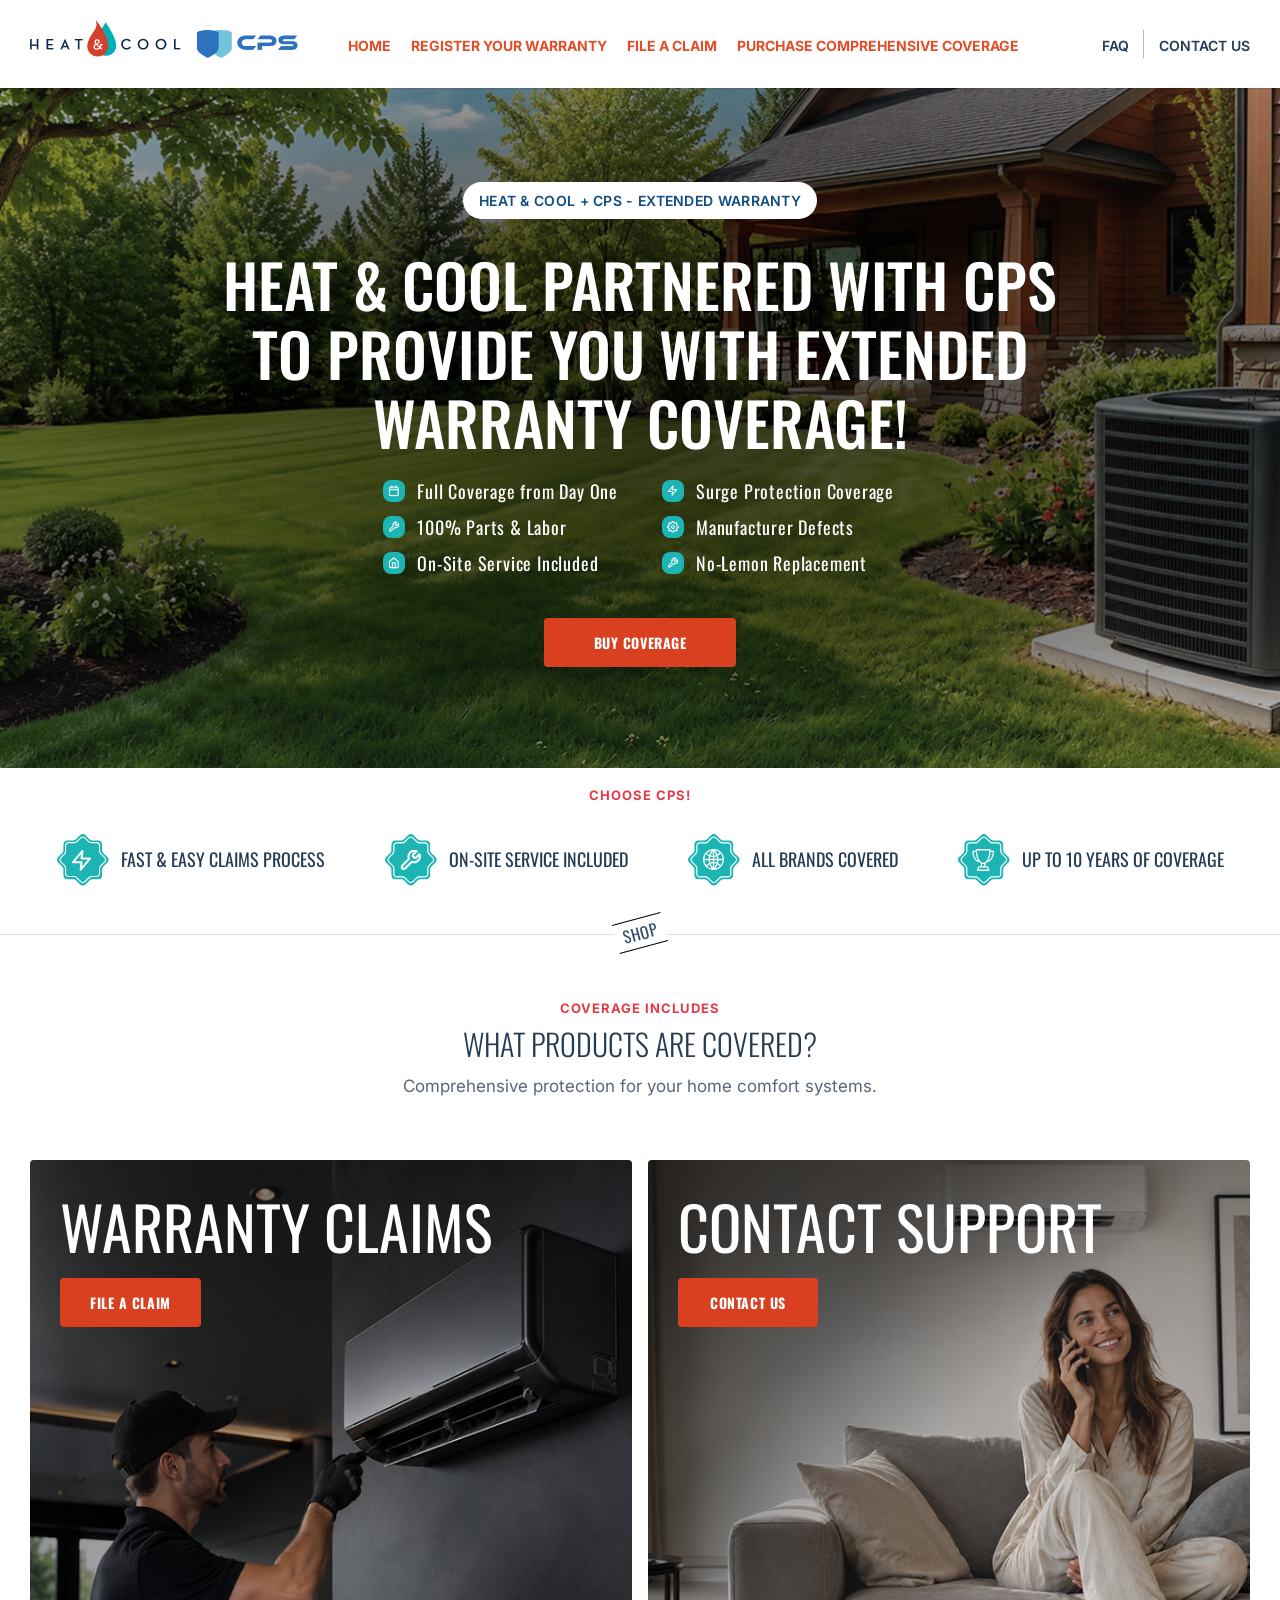
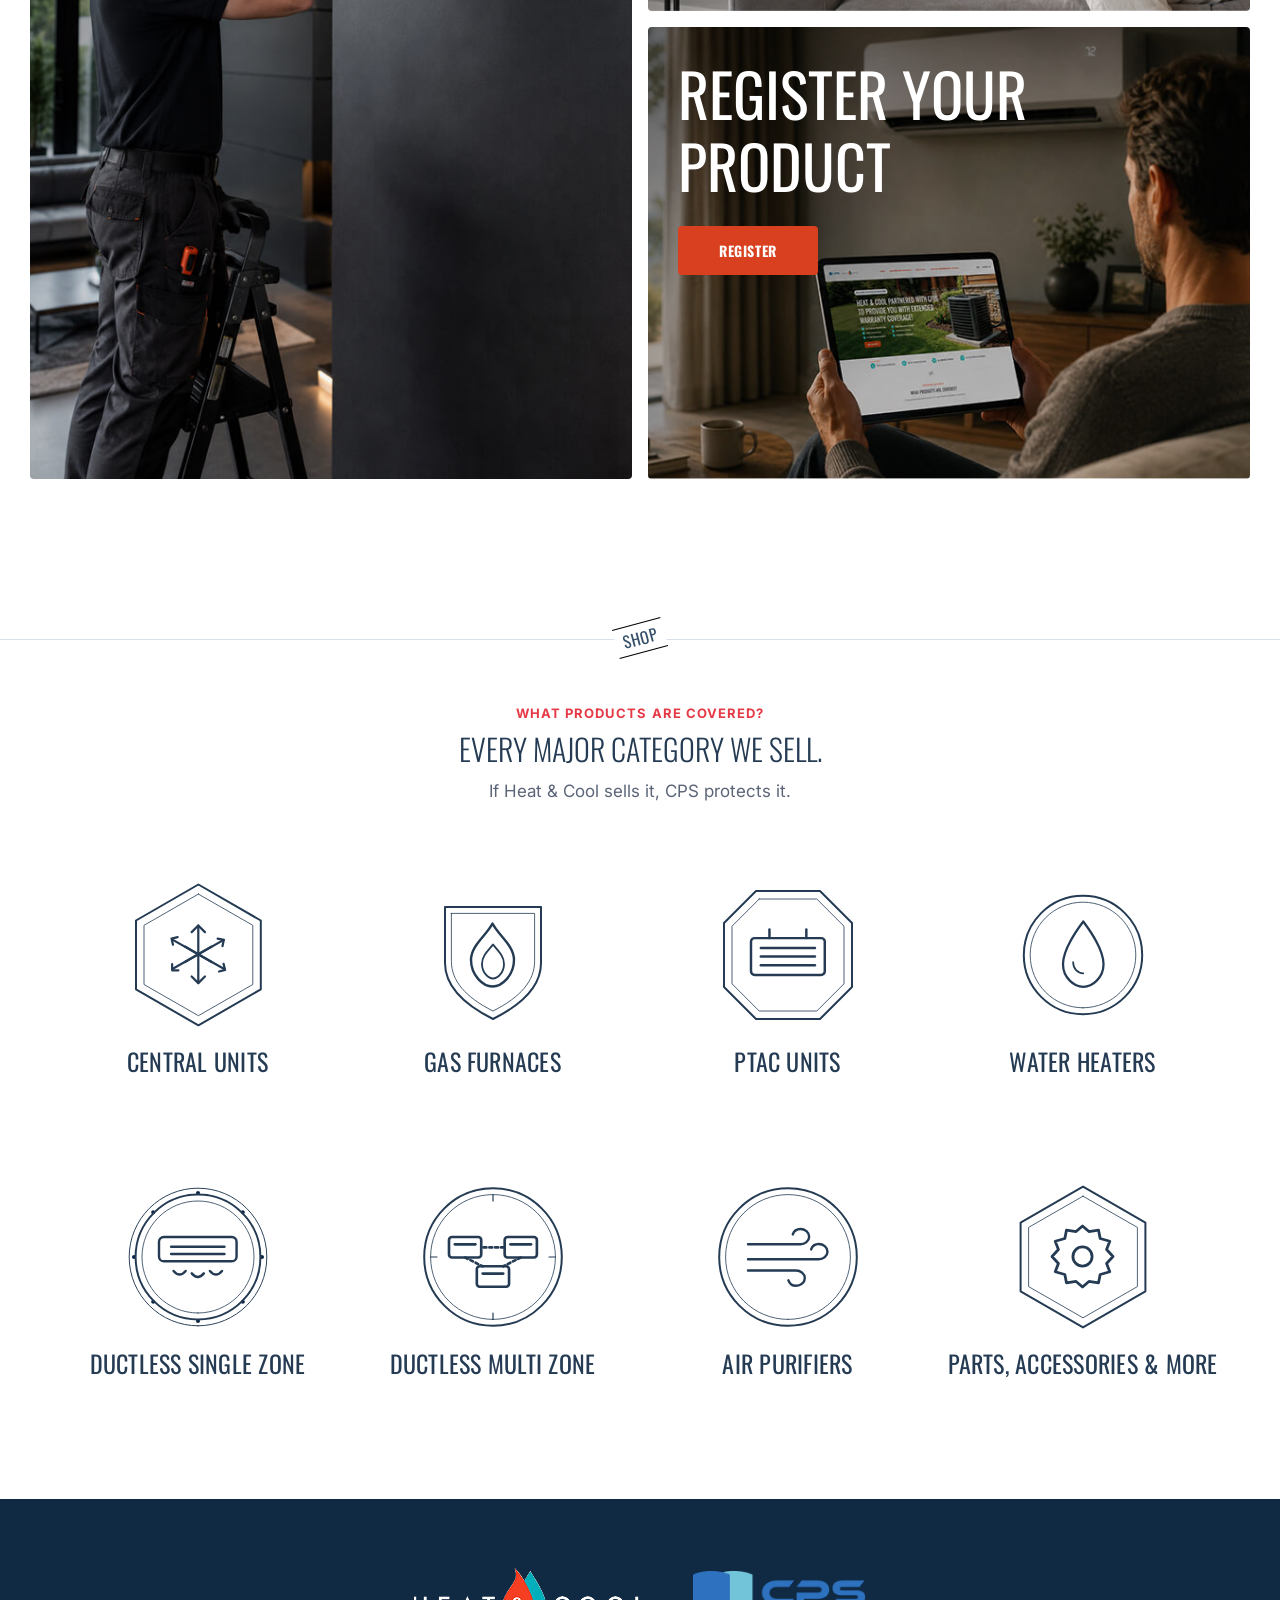
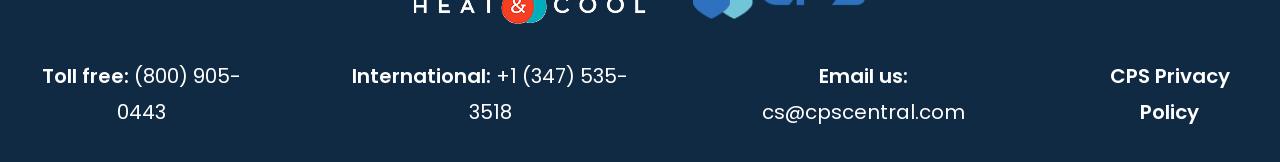
<file: index.html>
<!doctype html>
<html lang="en">
	<head>
		<meta charset="UTF-8" />
		<meta name="viewport" content="width=device-width, initial-scale=1.0" />
		<meta
			name="description"
			content="CPS extended warranty coverage for Heat &amp; Cool products, including claims, registration, and support."
		/>
		<title>Heat &amp; Cool | CPS Extended Warranty</title>
		<link rel="preconnect" href="https://fonts.googleapis.com" />
		<link rel="preconnect" href="https://fonts.gstatic.com" crossorigin />
		<link
			href="https://fonts.googleapis.com/css2?family=Oswald:wght@400;500;600;700&display=swap"
			rel="stylesheet"
		/>
		<link
			href="https://fonts.googleapis.com/css2?family=Inter:wght@400;500;600;700&display=swap"
			rel="stylesheet"
		/>
		<link
			href="https://fonts.googleapis.com/css2?family=Poppins:wght@400;500;600;700&display=swap"
			rel="stylesheet"
		/>
		<link
			href="assets/css/style.css"
			rel="stylesheet"
		/>

	</head>
	<body>
		<header class="site-header">
			<div class="header-container header-inner">
				<div class="header-logos">
					<a href="index.html"><img
						src="assets/images/header_logo.png"
						alt="Heat &amp; Cool"
						class="logo-heat"
					/></a>
					<a href="index.html"><img src="assets/images/cps_logo.png" alt="CPS" class="logo-cps" /></a>
				</div>

				<nav class="nav-desktop" aria-label="Main navigation">
					<ul class="nav-primary">
						<li><a href="index.html" aria-current="page">Home</a></li>
						<li><a href="register-your-warranty.html">Register Your Warranty</a></li>
						<li><a href="#">File a Claim</a></li>
						<li><a href="#">Purchase Comprehensive Coverage</a></li>
					</ul>
				</nav>

				<nav class="nav-desktop_2">
					<ul class="nav-secondary">
						<li><a href="faq.html">FAQ</a></li>
						<li><a href="#">Contact Us</a></li>
					</ul>
				</nav>

				<button
					type="button"
					class="nav-toggle"
					aria-expanded="false"
					aria-controls="mobile-nav"
					aria-label="Open menu"
				>
					<span class="nav-toggle-bar"></span>
					<span class="nav-toggle-bar"></span>
					<span class="nav-toggle-bar"></span>
				</button>
			</div>

			<nav
				id="mobile-nav"
				class="nav-mobile"
				aria-label="Mobile navigation"
				hidden
			>
				<div class="header-container">
					<ul>
						<li><a href="index.html" aria-current="page">Home</a></li>
						<li><a href="register-your-warranty.html">Register Your Warranty</a></li>
						<li><a href="#">File a Claim</a></li>
						<li><a href="#">Purchase Comprehensive Coverage</a></li>
						<li><a href="faq.html">FAQ</a></li>
						<li><a href="#">Contact Us</a></li>
					</ul>
				</div>
			</nav>
		</header>

		<main>
			<section class="hero hero--large">
				<picture class="hero-bg">
					<source media="(max-width: 767px)" srcset="assets/images/banner-mobile.jpg" />
					<img
						class="hero-bg__image"
						src="assets/images/main_hero.jpg"
						alt="House with outdoor air conditioning unit"
					/>
				</picture>
				<div class="hero-overlay"></div>
				<div class="container hero-content">
					<p class="hero-badge">Heat &amp; Cool + CPS - Extended Warranty</p>
					<h1 class="hero-title">
						Heat &amp; Cool partnered with CPS to provide you with extended
						warranty coverage!
					</h1>
					<ul class="hero-features">
						<li>
							<span class="icon" aria-hidden="true">
								<img
								src="assets/images/banner_calendar.svg"
								alt=""
								class="hero-icon"
							/>
							</span>
							
							Full Coverage from Day One
						</li>
						<li>
							<span class="icon" aria-hidden="true">
								<img
								src="assets/images/banner_lightning.svg"
								alt=""
								class="hero-icon"
							/>
							</span>
							Surge Protection Coverage
						</li>
						<li>
							<span class="icon" aria-hidden="true">
								<img
								src="assets/images/banner_wrench.svg"
								alt=""
								class="hero-icon"
							/>
							</span>
							100% Parts & Labor
						</li>
						<li>
							<span class="icon" aria-hidden="true">
								<img
								src="assets/images/banner_settings.svg"
								alt=""
								class="hero-icon"
							/>
							</span>
							Manufacturer Defects
						</li>
						<li>
							<span class="icon" aria-hidden="true">
								<img
								src="assets/images/banner_house.svg"
								alt=""
								class="hero-icon"
							/>
							</span>
							On-Site Service Included
						</li>
						<li>
							<span class="icon" aria-hidden="true">
								<img
								src="assets/images/banner_wrench.svg"
								alt=""
								class="hero-icon"
							/>
							</span>
							No-Lemon Replacement
						</li>
					</ul>
					<a href="#" class="btn btn-primary">Buy Coverage</a>
				</div>
			</section>

			<section class="features-section">
				<p class="section-kicker features-kicker hidden-mobile">Choose CPS!</p>
				<div class="features-bar">
					<div class="container features-grid">
						<div class="feature-item">
							<img
								src="assets/images/lightning.svg"
								alt=""
								class="feature-icon"
							/>
							<p>Fast &amp; Easy Claims Process</p>
						</div>
						<div class="feature-item">
							<img src="assets/images/wrench.svg" alt="" class="feature-icon" />
							<p>On-Site Service Included</p>
						</div>
						<div class="feature-item">
							<img src="assets/images/planet.svg" alt="" class="feature-icon" />
							<p>All Brands Covered</p>
						</div>
						<div class="feature-item">
							<img src="assets/images/cup.svg" alt="" class="feature-icon" />
							<p>Up to 10 Years of Coverage</p>
						</div>
					</div>
				</div>
			</section>

			<section class="coverage-section" aria-labelledby="coverage-title">
				<div class="section-divider">
					<span class="divider-line"></span>
					<span class="divider-label">SHOP</span>
					<!-- <img src="assets/images/cps_logo.png" alt="" class="divider-logo" /> -->
					<span class="divider-line"></span>
				</div>
				<div class="container section-intro">
					<p class="section-kicker">Coverage Includes</p>
					<h2 id="coverage-title" class="section-title">What Products Are Covered?</h2>
					<p class="section-desc">
						Comprehensive protection for your home comfort systems.
					</p>
				</div>

				<div class="action-container action-cards">
					<article class="action-card action-card--claims">
						<div class="action-card-bg"></div>
						<div class="action-card-overlay"></div>
						<div class="action-card-content">
							<h3>Warranty Claims</h3>
							<a href="#" class="btn_2 btn-primary">File a Claim</a>
						</div>
					</article>
					<article class="action-card action-card--contact">
						<div class="action-card-bg"></div>
						<div class="action-card-overlay"></div>
						<div class="action-card-content">
							<h3>Contact Support</h3>
							<a href="#" class="btn_2 btn-primary">Contact Us</a>
						</div>
					</article>
					<article class="action-card action-card--register">
						<div class="action-card-bg"></div>
						<div class="action-card-overlay"></div>
						<div class="action-card-content">
							<h3>Register Your <br>Product</h3>
							<a href="#" class="btn_2 btn-primary">Register</a>
						</div>
					</article>
				</div>
			</section>

			<section class="categories-section" aria-labelledby="categories-title">
				<div class="section-divider">
					<span class="divider-line"></span>
					<span class="divider-label">SHOP</span>
					<!-- <img src="assets/images/cps_logo.png" alt="" class="divider-logo" /> -->
					<span class="divider-line"></span>
				</div>
				<div class="container section-intro">
					<p class="section-kicker">What Products Are Covered?</p>
					<h2 id="categories-title" class="section-title">Every Major Category We Sell.</h2>
					<p class="section-desc">
						If Heat &amp; Cool sells it, CPS protects it.
					</p>
				</div>

				<div class="categories-container categories-grid">
					<a class="category-item">
						<svg
							class="category-icon"
							width="160"
							height="160"
							viewBox="0 0 160 160"
							fill="none"
							xmlns="http://www.w3.org/2000/svg"
						>
							<path
								d="M80.4005 9.5L142.8 45.5V114.3L80.4005 150.3L18.0005 114.3V45.5L80.4005 9.5Z"
								stroke="currentColor"
								stroke-width="2"
								stroke-linecap="round"
								stroke-linejoin="round"
							/>
							<path
								d="M80.4005 19.1001L134.8 50.3001V109.5L80.4005 140.7L26.0005 109.5V50.3001L80.4005 19.1001Z"
								stroke="currentColor"
								stroke-width="0.8"
								stroke-linecap="round"
								stroke-linejoin="round"
							/>
							<path
								d="M80.2915 50.5V108.1"
								stroke="currentColor"
								stroke-width="2.21538"
								stroke-linecap="round"
								stroke-linejoin="round"
							/>
							<path
								d="M54.814 64.8999L105.768 93.6999"
								stroke="currentColor"
								stroke-width="2.21538"
								stroke-linecap="round"
								stroke-linejoin="round"
							/>
							<path
								d="M54.814 93.6999L105.768 64.8999"
								stroke="currentColor"
								stroke-width="2.21538"
								stroke-linecap="round"
								stroke-linejoin="round"
							/>
							<path
								d="M73.6455 57.1462L80.2917 50.5L86.9378 57.1462"
								stroke="currentColor"
								stroke-width="2.21538"
								stroke-linecap="round"
								stroke-linejoin="round"
							/>
							<path
								d="M73.6455 101.454L80.2917 108.1L86.9378 101.454"
								stroke="currentColor"
								stroke-width="2.21538"
								stroke-linecap="round"
								stroke-linejoin="round"
							/>
							<path
								d="M54.9996 69.6503L53.517 63.5622L59.6052 62.0797"
								stroke="currentColor"
								stroke-width="2.21538"
								stroke-linecap="round"
								stroke-linejoin="round"
							/>
							<path
								d="M104.526 71.0028L105.809 64.8696L99.676 63.5864"
								stroke="currentColor"
								stroke-width="2.21538"
								stroke-linecap="round"
								stroke-linejoin="round"
							/>
							<path
								d="M54.1338 89.0037V95.2697H60.3998"
								stroke="currentColor"
								stroke-width="2.21538"
								stroke-linecap="round"
								stroke-linejoin="round"
							/>
							<path
								d="M105.582 88.854L107.132 94.9254L101.061 96.4752"
								stroke="currentColor"
								stroke-width="2.21538"
								stroke-linecap="round"
								stroke-linejoin="round"
							/>
							<path
								d="M66.9983 71.5464L93.5829 87.0541"
								stroke="currentColor"
								stroke-width="2.21538"
								stroke-linecap="round"
								stroke-linejoin="round"
							/>
							<path
								d="M66.9983 87.0541L93.5829 71.5464"
								stroke="currentColor"
								stroke-width="2.21538"
								stroke-linecap="round"
								stroke-linejoin="round"
							/>
						</svg>
						<p>Central Units</p>
					</a>
					<a class="category-item">
						<svg
							class="category-icon"
							width="160"
							height="160"
							viewBox="0 0 160 160"
							fill="none"
							xmlns="http://www.w3.org/2000/svg"
						>
							<path
								d="M32 32V88C32 109.333 48 128 80 144C112 128 128 109.333 128 88V32H32Z"
								stroke="currentColor"
								stroke-width="2"
								stroke-linecap="round"
								stroke-linejoin="round"
							/>
							<path
								d="M38.3999 38.3999V86.3999C38.3999 105.6 52.2666 122.133 79.9999 136C107.733 122.133 121.6 105.6 121.6 86.3999V38.3999H38.3999Z"
								stroke="currentColor"
								stroke-width="0.8"
								stroke-linecap="round"
								stroke-linejoin="round"
							/>
							<path
								d="M79.5 48.5C73.3571 60.6154 58 70.3077 58 84.8462C58 100.596 70.2857 111.5 79.5 111.5C88.7143 111.5 101 100.596 101 84.8462C101 70.3077 85.6429 60.6154 79.5 48.5Z"
								stroke="currentColor"
								stroke-width="2.41923"
								stroke-linecap="round"
								stroke-linejoin="round"
							/>
							<path
								d="M80 69.5C75.2857 75.5714 69 80.4286 69 88.9286C69 97.4286 75.2857 103.5 80 103.5C84.7143 103.5 91 97.4286 91 88.9286C91 80.4286 84.7143 75.5714 80 69.5Z"
								stroke="currentColor"
								stroke-width="1.81442"
								stroke-linecap="round"
								stroke-linejoin="round"
							/>
						</svg>
						<p>Gas Furnaces</p>
					</a>
					<a class="category-item">
						<svg
							class="category-icon"
							width="160"
							height="160"
							viewBox="0 0 160 160"
							fill="none"
							xmlns="http://www.w3.org/2000/svg"
						>
							<path
								d="M48 16H112L144 48V112L112 144H48L16 112V48L48 16Z"
								stroke="currentColor"
								stroke-width="2"
								stroke-linecap="round"
								stroke-linejoin="round"
							/>
							<path
								d="M51.2 24H108.8L136 51.2V108.8L108.8 136H51.2L24 108.8V51.2L51.2 24Z"
								stroke="currentColor"
								stroke-width="0.8"
								stroke-linecap="round"
								stroke-linejoin="round"
							/>
							<path
								d="M113.095 63.1079H46.6892C44.6517 63.1079 43 64.7596 43 66.7971V96.3106C43 98.3481 44.6517 99.9998 46.6892 99.9998H113.095C115.132 99.9998 116.784 98.3481 116.784 96.3106V66.7971C116.784 64.7596 115.132 63.1079 113.095 63.1079Z"
								stroke="currentColor"
								stroke-width="2.45946"
								stroke-linecap="round"
								stroke-linejoin="round"
							/>
							<path
								d="M52.8384 72.9458H106.946"
								stroke="currentColor"
								stroke-width="2.45946"
								stroke-linecap="round"
								stroke-linejoin="round"
							/>
							<path
								d="M52.8384 81.5542H106.946"
								stroke="currentColor"
								stroke-width="2.45946"
								stroke-linecap="round"
								stroke-linejoin="round"
							/>
							<path
								d="M52.8384 90.1621H106.946"
								stroke="currentColor"
								stroke-width="2.45946"
								stroke-linecap="round"
								stroke-linejoin="round"
							/>
							<path
								d="M61.4458 63.1081V54.5"
								stroke="currentColor"
								stroke-width="2.45946"
								stroke-linecap="round"
								stroke-linejoin="round"
							/>
							<path
								d="M98.3374 63.1081V54.5"
								stroke="currentColor"
								stroke-width="2.45946"
								stroke-linecap="round"
								stroke-linejoin="round"
							/>
						</svg>
						<p>PTAC Units</p>
					</a>
					<a class="category-item">
						<svg
							class="category-icon"
							width="160"
							height="160"
							viewBox="0 0 160 160"
							fill="none"
							xmlns="http://www.w3.org/2000/svg"
						>
							<path
								d="M79.9998 139.2C112.695 139.2 139.2 112.695 139.2 79.9998C139.2 47.3045 112.695 20.7998 79.9998 20.7998C47.3045 20.7998 20.7998 47.3045 20.7998 79.9998C20.7998 112.695 47.3045 139.2 79.9998 139.2Z"
								stroke="currentColor"
								stroke-width="2"
								stroke-linecap="round"
								stroke-linejoin="round"
							/>
							<path
								d="M80 132.8C109.161 132.8 132.8 109.16 132.8 79.9997C132.8 50.8391 109.161 27.1997 80 27.1997C50.8393 27.1997 27.2 50.8391 27.2 79.9997C27.2 109.16 50.8393 132.8 80 132.8Z"
								stroke="currentColor"
								stroke-width="0.8"
								stroke-linecap="round"
								stroke-linejoin="round"
							/>
							<path
								d="M80.2653 46.5C66.7549 64.5138 59.9998 78.0241 59.9998 89.2828C59.9998 102.793 71.2584 111.8 80.2653 111.8C89.2722 111.8 100.531 102.793 100.531 89.2828C100.531 78.0241 93.7756 64.5138 80.2653 46.5Z"
								stroke="currentColor"
								stroke-width="2.25172"
								stroke-linecap="round"
								stroke-linejoin="round"
							/>
							<path
								d="M70.1328 87.0312C70.1328 93.7864 74.6363 98.2899 80.2656 98.2899"
								stroke="currentColor"
								stroke-width="1.68879"
								stroke-linecap="round"
								stroke-linejoin="round"
							/>
						</svg>
						<p>Water Heaters</p>
					</a>
					<a class="category-item">
						<svg
							class="category-icon"
							width="160"
							height="160"
							viewBox="0 0 160 160"
							fill="none"
							xmlns="http://www.w3.org/2000/svg"
						>
							<path
								d="M80 148.8C117.997 148.8 148.8 117.997 148.8 80.0002C148.8 42.003 117.997 11.2002 80 11.2002C42.0028 11.2002 11.2 42.003 11.2 80.0002C11.2 117.997 42.0028 148.8 80 148.8Z"
								stroke="currentColor"
								stroke-width="0.96"
								stroke-linecap="round"
								stroke-linejoin="round"
							/>
							<path
								d="M80 18C81.1046 18 82 17.1046 82 16C82 14.8954 81.1046 14 80 14C78.8954 14 78 14.8954 78 16C78 17.1046 78.8954 18 80 18Z"
								fill="#0B2545"
							/>
							<path
								d="M124.8 37.2002C125.905 37.2002 126.8 36.3048 126.8 35.2002C126.8 34.0956 125.905 33.2002 124.8 33.2002C123.695 33.2002 122.8 34.0956 122.8 35.2002C122.8 36.3048 123.695 37.2002 124.8 37.2002Z"
								fill="#0B2545"
							/>
							<path
								d="M144 82C145.105 82 146 81.1046 146 80C146 78.8954 145.105 78 144 78C142.895 78 142 78.8954 142 80C142 81.1046 142.895 82 144 82Z"
								fill="#0B2545"
							/>
							<path
								d="M124.8 126.8C125.905 126.8 126.8 125.904 126.8 124.8C126.8 123.695 125.905 122.8 124.8 122.8C123.695 122.8 122.8 123.695 122.8 124.8C122.8 125.904 123.695 126.8 124.8 126.8Z"
								fill="#0B2545"
							/>
							<path
								d="M80 146C81.1046 146 82 145.105 82 144C82 142.895 81.1046 142 80 142C78.8954 142 78 142.895 78 144C78 145.105 78.8954 146 80 146Z"
								fill="#0B2545"
							/>
							<path
								d="M35.2 126.8C36.3045 126.8 37.2 125.904 37.2 124.8C37.2 123.695 36.3045 122.8 35.2 122.8C34.0954 122.8 33.2 123.695 33.2 124.8C33.2 125.904 34.0954 126.8 35.2 126.8Z"
								fill="#0B2545"
							/>
							<path
								d="M16 82C17.1046 82 18 81.1046 18 80C18 78.8954 17.1046 78 16 78C14.8954 78 14 78.8954 14 80C14 81.1046 14.8954 82 16 82Z"
								fill="#0B2545"
							/>
							<path
								d="M35.2 37.2002C36.3045 37.2002 37.2 36.3048 37.2 35.2002C37.2 34.0956 36.3045 33.2002 35.2 33.2002C34.0954 33.2002 33.2 34.0956 33.2 35.2002C33.2 36.3048 34.0954 37.2002 35.2 37.2002Z"
								fill="#0B2545"
							/>
							<path
								d="M79.9999 142.4C114.462 142.4 142.4 114.463 142.4 80.0001C142.4 45.5375 114.462 17.6001 79.9999 17.6001C45.5373 17.6001 17.5999 45.5375 17.5999 80.0001C17.5999 114.463 45.5373 142.4 79.9999 142.4Z"
								stroke="currentColor"
								stroke-width="2"
								stroke-linecap="round"
								stroke-linejoin="round"
							/>
							<path
								d="M80 136C110.928 136 136 110.928 136 80C136 49.0721 110.928 24 80 24C49.0721 24 24 49.0721 24 80C24 110.928 49.0721 136 80 136Z"
								stroke="currentColor"
								stroke-width="0.8"
								stroke-linecap="round"
								stroke-linejoin="round"
							/>
							<path
								d="M113.727 60H45.848C43.1703 60 40.9995 62.1707 40.9995 64.8485V79.3939C40.9995 82.0717 43.1703 84.2424 45.848 84.2424H113.727C116.405 84.2424 118.575 82.0717 118.575 79.3939V64.8485C118.575 62.1707 116.405 60 113.727 60Z"
								stroke="currentColor"
								stroke-width="2.42424"
								stroke-linecap="round"
								stroke-linejoin="round"
							/>
							<path
								d="M53.1201 69.6973H106.453"
								stroke="currentColor"
								stroke-width="2.42424"
								stroke-linecap="round"
								stroke-linejoin="round"
							/>
							<path
								d="M53.1201 76.9697H106.453"
								stroke="currentColor"
								stroke-width="2.42424"
								stroke-linecap="round"
								stroke-linejoin="round"
							/>
							<path
								d="M55.5447 93.9395C59.5851 98.7879 63.6255 98.7879 67.6659 93.9395"
								stroke="currentColor"
								stroke-width="2.42424"
								stroke-linecap="round"
								stroke-linejoin="round"
							/>
							<path
								d="M73.7256 96.3638C77.766 101.212 81.8064 101.212 85.8468 96.3638"
								stroke="currentColor"
								stroke-width="2.42424"
								stroke-linecap="round"
								stroke-linejoin="round"
							/>
							<path
								d="M91.9075 93.9395C95.9479 98.7879 99.9883 98.7879 104.029 93.9395"
								stroke="currentColor"
								stroke-width="2.42424"
								stroke-linecap="round"
								stroke-linejoin="round"
							/>
						</svg>
						<p>Ductless Single Zone</p>
					</a>
					<a class="category-item">
						<svg
							class="category-icon"
							width="160"
							height="160"
							viewBox="0 0 160 160"
							fill="none"
							xmlns="http://www.w3.org/2000/svg"
						>
							<path
								d="M80 148.8C117.997 148.8 148.8 117.997 148.8 80.0002C148.8 42.003 117.997 11.2002 80 11.2002C42.0028 11.2002 11.2 42.003 11.2 80.0002C11.2 117.997 42.0028 148.8 80 148.8Z"
								stroke="currentColor"
								stroke-width="2"
								stroke-linecap="round"
								stroke-linejoin="round"
							/>
							<path
								d="M79.9999 142.4C114.462 142.4 142.4 114.463 142.4 80.0001C142.4 45.5375 114.462 17.6001 79.9999 17.6001C45.5373 17.6001 17.5999 45.5375 17.5999 80.0001C17.5999 114.463 45.5373 142.4 79.9999 142.4Z"
								stroke="currentColor"
								stroke-width="0.8"
								stroke-linecap="round"
								stroke-linejoin="round"
							/>
							<path
								d="M79.9998 17.6001V24.0001"
								stroke="currentColor"
								stroke-width="1.2"
								stroke-linecap="round"
								stroke-linejoin="round"
							/>
							<path
								d="M79.9998 136V142.4"
								stroke="currentColor"
								stroke-width="1.2"
								stroke-linecap="round"
								stroke-linejoin="round"
							/>
							<path
								d="M17.5999 80H23.9999"
								stroke="currentColor"
								stroke-width="1.2"
								stroke-linecap="round"
								stroke-linejoin="round"
							/>
							<path
								d="M136 80H142.4"
								stroke="currentColor"
								stroke-width="1.2"
								stroke-linecap="round"
								stroke-linejoin="round"
							/>
							<path
								d="M65.2941 60H38.9294C37.3115 60 36 61.3115 36 62.9294V77.5765C36 79.1943 37.3115 80.5059 38.9294 80.5059H65.2941C66.912 80.5059 68.2235 79.1943 68.2235 77.5765V62.9294C68.2235 61.3115 66.912 60 65.2941 60Z"
								stroke="currentColor"
								stroke-width="2.63647"
								stroke-linecap="round"
								stroke-linejoin="round"
							/>
							<path
								d="M41.8591 67.3237H62.365"
								stroke="currentColor"
								stroke-width="2.63647"
								stroke-linecap="round"
								stroke-linejoin="round"
							/>
							<path
								d="M120.954 60H94.5891C92.9712 60 91.6597 61.3115 91.6597 62.9294V77.5765C91.6597 79.1943 92.9712 80.5059 94.5891 80.5059H120.954C122.572 80.5059 123.883 79.1943 123.883 77.5765V62.9294C123.883 61.3115 122.572 60 120.954 60Z"
								stroke="currentColor"
								stroke-width="2.63647"
								stroke-linecap="round"
								stroke-linejoin="round"
							/>
							<path
								d="M97.5168 67.3237H118.023"
								stroke="currentColor"
								stroke-width="2.63647"
								stroke-linecap="round"
								stroke-linejoin="round"
							/>
							<path
								d="M93.1239 89.2939H66.7592C65.1414 89.2939 63.8298 90.6055 63.8298 92.2234V106.87C63.8298 108.488 65.1414 109.8 66.7592 109.8H93.1239C94.7418 109.8 96.0534 108.488 96.0534 106.87V92.2234C96.0534 90.6055 94.7418 89.2939 93.1239 89.2939Z"
								stroke="currentColor"
								stroke-width="2.63647"
								stroke-linecap="round"
								stroke-linejoin="round"
							/>
							<path
								d="M69.689 96.6177H90.1948"
								stroke="currentColor"
								stroke-width="2.63647"
								stroke-linecap="round"
								stroke-linejoin="round"
							/>
							<path
								d="M90.9998 70.3892L68.4998 70.3892"
								stroke="currentColor"
								stroke-width="2.63647"
								stroke-linecap="round"
								stroke-linejoin="round"
								stroke-dasharray="2.93 2.93"
							/>
							<path
								d="M52.1113 80.5059L69.6878 89.2941"
								stroke="currentColor"
								stroke-width="2.63647"
								stroke-linecap="round"
								stroke-linejoin="round"
								stroke-dasharray="2.93 2.93"
							/>
							<path
								d="M107.77 80.5059L90.1934 89.2941"
								stroke="currentColor"
								stroke-width="2.63647"
								stroke-linecap="round"
								stroke-linejoin="round"
								stroke-dasharray="2.93 2.93"
							/>
						</svg>
						<p>Ductless Multi Zone</p>
					</a>
					<a class="category-item">
						<svg
							class="category-icon"
							width="160"
							height="160"
							viewBox="0 0 160 160"
							fill="none"
							xmlns="http://www.w3.org/2000/svg"
						>
							<path
								d="M80 148.8C117.997 148.8 148.8 117.997 148.8 80.0002C148.8 42.003 117.997 11.2002 80 11.2002C42.0028 11.2002 11.2 42.003 11.2 80.0002C11.2 117.997 42.0028 148.8 80 148.8Z"
								stroke="currentColor"
								stroke-width="2"
								stroke-linecap="round"
								stroke-linejoin="round"
							/>
							<path
								d="M79.9999 142.4C114.462 142.4 142.4 114.463 142.4 80.0001C142.4 45.5375 114.462 17.6001 79.9999 17.6001C45.5373 17.6001 17.5999 45.5375 17.5999 80.0001C17.5999 114.463 45.5373 142.4 79.9999 142.4Z"
								stroke="currentColor"
								stroke-width="0.8"
								stroke-linecap="round"
								stroke-linejoin="round"
							/>
							<path
								d="M39.9998 67.2923H92.4305C96.7998 67.2923 101.169 64.0154 101.169 59.6462C101.169 55.2769 96.7998 52 92.4305 52C89.1536 52 85.8767 54.1846 84.7844 57.4615"
								stroke="currentColor"
								stroke-width="2.40658"
								stroke-linecap="round"
								stroke-linejoin="round"
							/>
							<path
								d="M39.9998 82.2923H110.761C115.131 82.2923 119.5 79.0154 119.5 74.6462C119.5 70.2769 115.131 67 110.761 67C107.484 67 104.207 69.1846 103.115 72.4615"
								stroke="currentColor"
								stroke-width="2.40658"
								stroke-linecap="round"
								stroke-linejoin="round"
							/>
							<path
								d="M40 93.5078H88.0615C92.4308 93.5078 96.8 96.7847 96.8 101.154C96.8 105.523 92.4308 108.8 88.0615 108.8C84.7846 108.8 81.5077 106.616 80.4154 103.339"
								stroke="currentColor"
								stroke-width="2.40658"
								stroke-linecap="round"
								stroke-linejoin="round"
							/>
						</svg>
						<p>Air Purifiers</p>
					</a>
					<a class="category-item">
						<svg
							class="category-icon"
							width="160"
							height="160"
							viewBox="0 0 160 160"
							fill="none"
							xmlns="http://www.w3.org/2000/svg"
						>
							<path
								d="M80.0001 9.6001L142.4 45.6001V114.4L80.0001 150.4L17.6001 114.4V45.6001L80.0001 9.6001Z"
								stroke="currentColor"
								stroke-width="2"
								stroke-linecap="round"
								stroke-linejoin="round"
							/>
							<path
								d="M80.0001 19.2002L134.4 50.4002V109.6L80.0001 140.8L25.6001 109.6V50.4002L80.0001 19.2002Z"
								stroke="currentColor"
								stroke-width="0.8"
								stroke-linecap="round"
								stroke-linejoin="round"
							/>
							<path
								d="M79.5002 49L85.9213 54.5455L95.5529 53.1591L97.1581 61.4773L106.79 64.25L103.579 72.5682L110 79.5L103.579 86.4318L106.79 94.75L97.1581 97.5227L95.5529 105.841L85.9213 104.455L79.5002 110L73.0792 104.455L63.4476 105.841L61.8423 97.5227L52.2108 94.75L55.4213 86.4318L49.0002 79.5L55.4213 72.5682L52.2108 64.25L61.8423 61.4773L63.4476 53.1591L73.0792 54.5455L79.5002 49Z"
								stroke="currentColor"
								stroke-width="2.78857"
								stroke-linecap="round"
								stroke-linejoin="round"
							/>
							<path
								d="M79.5 89.086C84.7941 89.086 89.0857 84.7943 89.0857 79.5003C89.0857 74.2062 84.7941 69.9146 79.5 69.9146C74.206 69.9146 69.9143 74.2062 69.9143 79.5003C69.9143 84.7943 74.206 89.086 79.5 89.086Z"
								stroke="currentColor"
								stroke-width="2.78857"
								stroke-linecap="round"
								stroke-linejoin="round"
							/>
						</svg>
						<p>Parts, Accessories &amp; More</p>
					</a>
				</div>
			</section>
		</main>

		<footer class="site-footer">
			<div class="header-container footer-inner">
				<div class="footer-logos">
					<img
						src="assets/images/footer_logo.png"
						alt="Heat &amp; Cool and CPS"
						class="footer-logo"
					/>
					<img
						src="assets/images/cps_logo.png"
						alt="CPS"
						class="footer-logo-cps"
					/>
				</div>
				<div class="footer-container footer-contact">
					<div class="footer-contact-inner">
						<p>
							Toll free:
							<a href="tel:8009050443">(800) 905-0443</a>
						</p>

						<p>
							International:
							<a href="tel:+13475353518">+1 (347) 535-3518</a>
						</p>

						<p>
							Email us:
							<a href="mailto:cs@cpscentral.com">cs@cpscentral.com</a>
						</p>

						<p><a class="font-bold" href="#">CPS Privacy Policy</a></p>
					</div>
				</div>
			</div>
		</footer>

		<script src="assets/js/script.js"></script>
	</body>
</html>
</file>
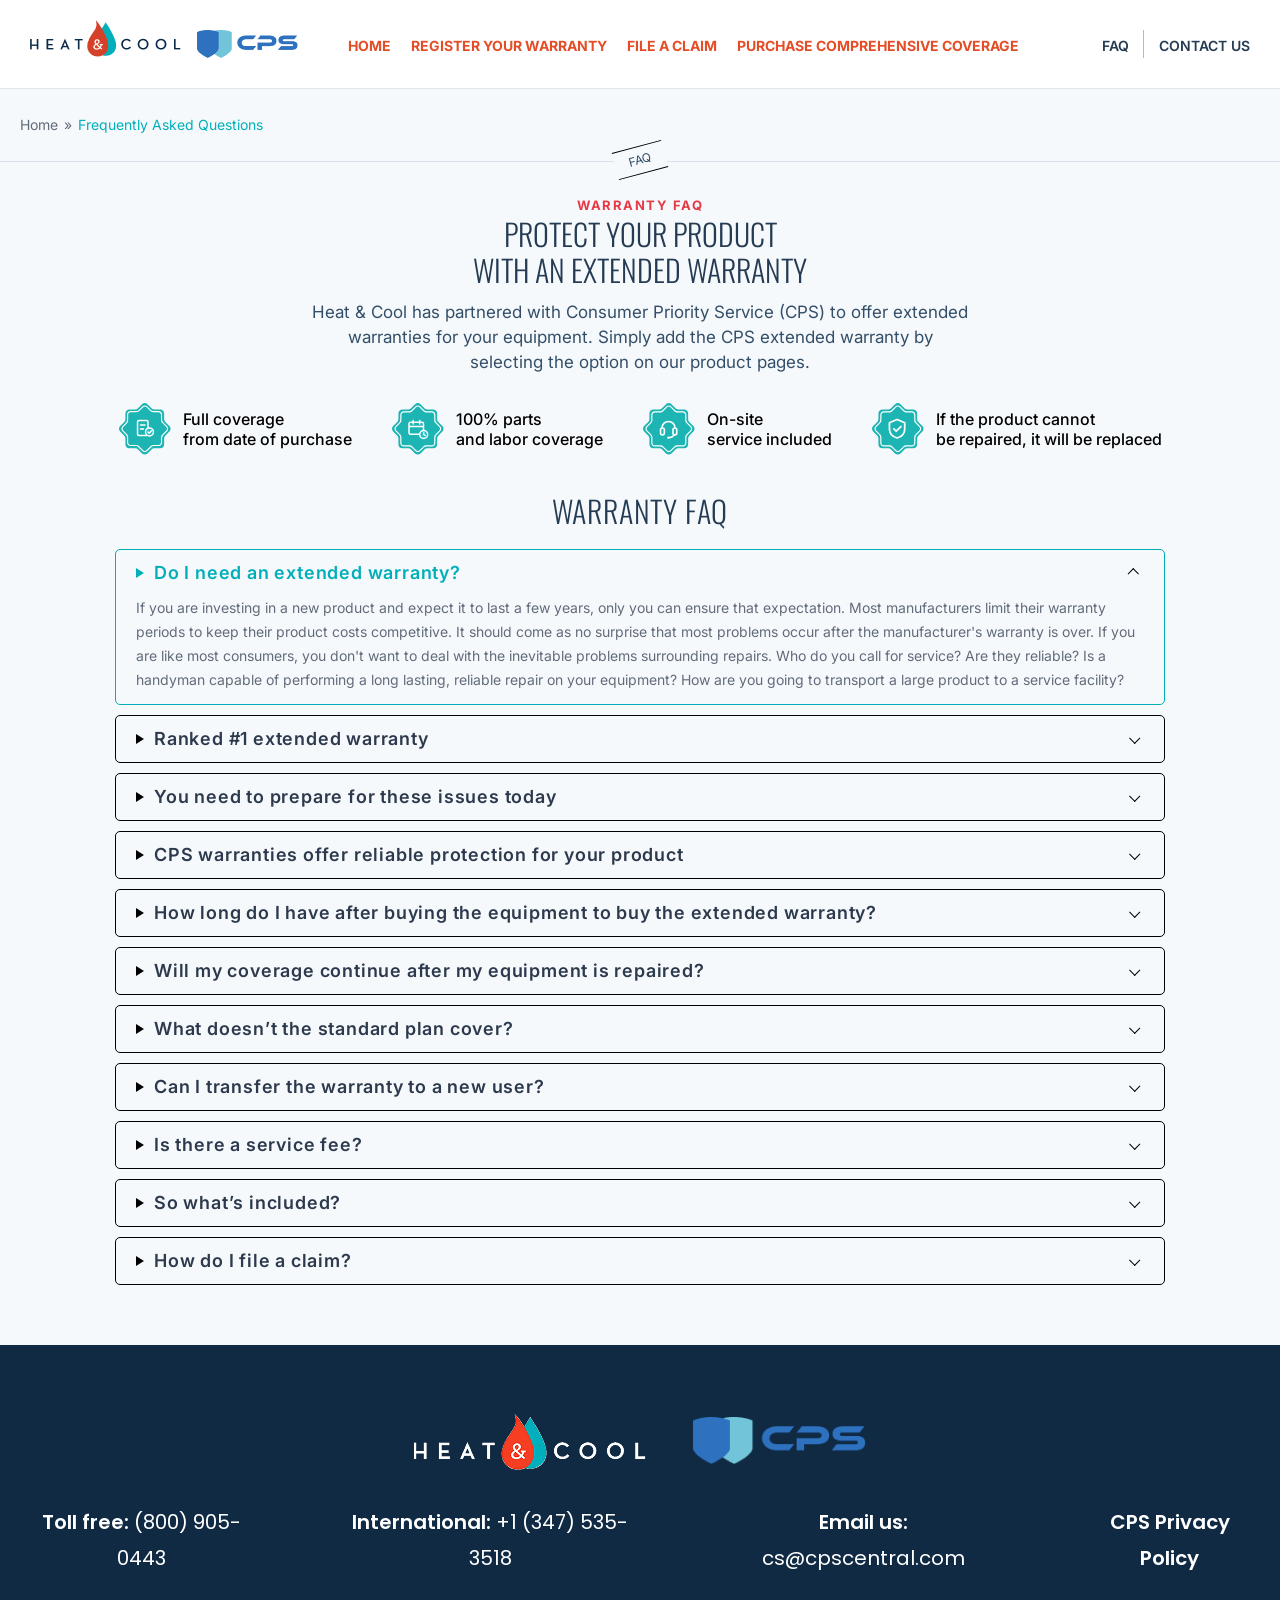
<file: faq.html>
<!doctype html>
<html lang="en">

<head>
	<meta charset="UTF-8" />
	<meta name="viewport" content="width=device-width, initial-scale=1.0" />
	<meta name="description"
		content="CPS extended warranty coverage for Heat &amp; Cool products, including claims, registration, and support." />
	<title>Heat &amp; Cool | CPS Extended Warranty</title>
	<link rel="preconnect" href="https://fonts.googleapis.com" />
	<link rel="preconnect" href="https://fonts.gstatic.com" crossorigin />
	<link href="https://fonts.googleapis.com/css2?family=Oswald:wght@400;500;600;700&display=swap" rel="stylesheet" />
	<link href="https://fonts.googleapis.com/css2?family=Inter:wght@400;500;600;700&display=swap" rel="stylesheet" />
	<link href="https://fonts.googleapis.com/css2?family=Poppins:wght@400;500;600;700&display=swap" rel="stylesheet" />
	<link href="assets/css/style.css" rel="stylesheet" />

</head>

<body>
	<header class="site-header">
		<div class="header-container header-inner">
			<div class="header-logos">
				<a href="index.html"><img src="assets/images/header_logo.png" alt="Heat &amp; Cool" class="logo-heat" /></a>
				<a href="index.html"><img src="assets/images/cps_logo.png" alt="CPS" class="logo-cps" /></a>
			</div>

			<nav class="nav-desktop" aria-label="Main navigation">
				<ul class="nav-primary">
					<li><a href="index.html" aria-current="page">Home</a></li>
					<li><a href="register-your-warranty.html">Register Your Warranty</a></li>
					<li><a href="#">File a Claim</a></li>
					<li><a href="#">Purchase Comprehensive Coverage</a></li>
				</ul>
			</nav>

			<nav class="nav-desktop_2">
				<ul class="nav-secondary">
					<li><a href="faq.html">FAQ</a></li>
					<li><a href="#">Contact Us</a></li>
				</ul>
			</nav>

			<button type="button" class="nav-toggle" aria-expanded="false" aria-controls="mobile-nav" aria-label="Open menu">
				<span class="nav-toggle-bar"></span>
				<span class="nav-toggle-bar"></span>
				<span class="nav-toggle-bar"></span>
			</button>
		</div>

		<nav id="mobile-nav" class="nav-mobile" aria-label="Mobile navigation" hidden>
			<div class="header-container">
				<ul>
					<li><a href="index.html" aria-current="page">Home</a></li>
					<li><a href="register-your-warranty.html">Register Your Warranty</a></li>
					<li><a href="#">File a Claim</a></li>
					<li><a href="#">Purchase Comprehensive Coverage</a></li>
					<li><a href="faq.html">FAQ</a></li>
					<li><a href="#">Contact Us</a></li>
				</ul>
			</div>
		</nav>
	</header>

	<main class="page-faq bg-cloud">
		<nav class="breadcrumbs">
			<div class="container">
				<ul>
					<li>
						<a href="/">Home</a>
					</li>
					<li>
						<span aria-current="page">Frequently Asked Questions</span>
					</li>
				</ul>
			</div>
		</nav>
		<section class="section-faq-features">
			<div class="section-divider">
				<span class="divider-line"></span>
				<span class="divider-label">FAQ</span>
				<span class="divider-line"></span>
			</div>
			<p class="section-kicker">
				WARRANTY FAQ
			</p>
			<div class="container">
				<h2 class="section-title">
					PROTECT YOUR PRODUCT <br> WITH AN EXTENDED WARRANTY
				</h2>
				<div class="section-text font-secondary text-center">
					<p>Heat & Cool has partnered with Consumer Priority Service (CPS) to offer extended warranties for your
						equipment. Simply add the CPS extended warranty by selecting the option on our product pages.</p>
				</div>
			</div>
			<div class="container features-bar features-bar--font-secondary">
				<div class="features-grid">
					<div class="feature-item">
						<img src="assets/images/faq/icon-faq-feature-1.svg" alt="" class="feature-icon" />
						<p>Full coverage <br> from date of purchase</p>
					</div>
					<div class="feature-item">
						<img src="assets/images/faq/icon-faq-feature-2.svg" alt="" class="feature-icon" />
						<p>100% parts <br> and labor coverage</p>
					</div>
					<div class="feature-item">
						<img src="assets/images/faq/icon-faq-feature-3.svg" alt="" class="feature-icon" />
						<p>On-site <br> service included</p>
					</div>
					<div class="feature-item">
						<img src="assets/images/faq/icon-faq-feature-4.svg" alt="" class="feature-icon" />
						<p>If the product cannot <br> be repaired, it will be replaced</p>
					</div>
				</div>
			</div>
		</section>
		<section class="section-faq-accordions">
			<h2 class="section-title text-cyan">
				Warranty FAQ
			</h2>
			<div class="container faq-list">
				<article class="faq-item is-open">
					<button type="button" class="faq-item__trigger" aria-expanded="true" aria-controls="faq-answer-1"
						id="faq-question-1">
						<span class="faq-item__lead" aria-hidden="true"></span>
						<span class="faq-item__text">Do I need an extended warranty?</span>
						<span class="faq-item__chevron" aria-hidden="true"></span>
					</button>
					<div class="faq-item__panel" id="faq-answer-1" role="region" aria-labelledby="faq-question-1">
						<div class="faq-item__panel--inner">
							<p>
								If you are investing in a new product and expect it to last a few years, only you can
								ensure that expectation. Most manufacturers limit their warranty periods to keep their
								product costs competitive. It should come as no surprise that most problems occur after
								the manufacturer&apos;s warranty is over. If you are like most consumers, you don&apos;t
								want to deal with the inevitable problems surrounding repairs. Who do you call for
								service? Are they reliable? Is a handyman capable of performing a long lasting,
								reliable repair on your equipment? How are you going to transport a large product to a
								service facility?
							</p>
						</div>
						
					</div>
				</article>
				<article class="faq-item">
					<button type="button" class="faq-item__trigger" aria-expanded="true" aria-controls="faq-answer-2"
						id="faq-question-2">
						<span class="faq-item__lead" aria-hidden="true"></span>
						<span class="faq-item__text">Ranked #1 extended warranty</span>
						<span class="faq-item__chevron" aria-hidden="true"></span>
					</button>
					<div class="faq-item__panel" id="faq-answer-2" role="region" aria-labelledby="faq-question-2">
						<div class="faq-item__panel--inner">
							<p>
								CPS provides top notch warranty protection for your purchases to ensure life and longevity. This means that they care about you and your product long after your purchase has been made. This warranty offers reliable, hassle-free, comprehensive parts and labor protection for your product.
							</p>
						</div>
					</div>
				</article>
				<article class="faq-item">
					<button type="button" class="faq-item__trigger" aria-expanded="true" aria-controls="faq-answer-3"
						id="faq-question-3">
						<span class="faq-item__lead" aria-hidden="true"></span>
						<span class="faq-item__text">You need to prepare for these issues today</span>
						<span class="faq-item__chevron" aria-hidden="true"></span>
					</button>
					<div class="faq-item__panel" id="faq-answer-3" role="region" aria-labelledby="faq-question-3">
						<div class="faq-item__panel--inner">
							<p>
								This retailer is an Authorized Consumer Priority Service Dealer. This means that they care about you and your products long after the purchase date. You can easily extend your manufacturer's warranty for a possible total of 15 years from the date of purchase.
							</p>
						</div>
					</div>
				</article>
				<article class="faq-item">
					<button type="button" class="faq-item__trigger" aria-expanded="true" aria-controls="faq-answer-4"
						id="faq-question-4">
						<span class="faq-item__lead" aria-hidden="true"></span>
						<span class="faq-item__text">CPS warranties offer reliable protection for your product</span>
						<span class="faq-item__chevron" aria-hidden="true"></span>
					</button>
					<div class="faq-item__panel" id="faq-answer-4" role="region" aria-labelledby="faq-question-4">
						<div class="faq-item__panel--inner">
							<p>
								By purchasing a CPS extended plan, you’re guaranteed years of worry-free operation from your new product.
							</p>
						</div>
					</div>
				</article>
				<article class="faq-item">
					<button type="button" class="faq-item__trigger" aria-expanded="true" aria-controls="faq-answer-5"
						id="faq-question-5">
						<span class="faq-item__lead" aria-hidden="true"></span>
						<span class="faq-item__text">How long do I have after buying the equipment to buy the extended warranty?</span>
						<span class="faq-item__chevron" aria-hidden="true"></span>
					</button>
					<div class="faq-item__panel" id="faq-answer-5" role="region" aria-labelledby="faq-question-5">
						<div class="faq-item__panel--inner">
							<p>
								Products that come with a full parts and labor warranty: You have up to 90 days before your manufacturer’s warranty expires.
Products that do not come with a full parts and labor warranty: Must be purchased at the time of sale.
							</p>
						</div>
					</div>
				</article>
				<article class="faq-item">
					<button type="button" class="faq-item__trigger" aria-expanded="true" aria-controls="faq-answer-6"
						id="faq-question-6">
						<span class="faq-item__lead" aria-hidden="true"></span>
						<span class="faq-item__text">Will my coverage continue after my equipment is repaired?</span>
						<span class="faq-item__chevron" aria-hidden="true"></span>
					</button>
					<div class="faq-item__panel" id="faq-answer-6" role="region" aria-labelledby="faq-question-6">
						<div class="faq-item__panel--inner">
							<p>
								Yes. Your coverage will typically continue until your contract expires. Your coverage will end, however, if the equipment is replaced.
							</p>
						</div>
					</div>
				</article>
				<article class="faq-item">
					<button type="button" class="faq-item__trigger" aria-expanded="true" aria-controls="faq-answer-7"
						id="faq-question-7">
						<span class="faq-item__lead" aria-hidden="true"></span>
						<span class="faq-item__text">What doesn’t the standard plan cover?</span>
						<span class="faq-item__chevron" aria-hidden="true"></span>
					</button>
					<div class="faq-item__panel" id="faq-answer-7" role="region" aria-labelledby="faq-question-7">
						<div class="faq-item__panel--inner">
							<p>
								This warranty does not cover any kind of damage, the cost of labor for removal or reinstallation, the cost of labor for unstacking units, and regular maintenance issues
							</p>
						</div>
					</div>
				</article>
				<article class="faq-item">
					<button type="button" class="faq-item__trigger" aria-expanded="true" aria-controls="faq-answer-8"
						id="faq-question-8">
						<span class="faq-item__lead" aria-hidden="true"></span>
						<span class="faq-item__text">Can I transfer the warranty to a new user?</span>
						<span class="faq-item__chevron" aria-hidden="true"></span>
					</button>
					<div class="faq-item__panel" id="faq-answer-8" role="region" aria-labelledby="faq-question-8">
						<div class="faq-item__panel--inner">
							<p>
								Yes, you can. Contact CPS by calling (800) 905-0443, and a customer service representative will be able to help you transfer the warranty to a new owner. A $25 USD transfer fee applies.
							</p>
						</div>
					</div>
				</article>
				<article class="faq-item">
					<button type="button" class="faq-item__trigger" aria-expanded="true" aria-controls="faq-answer-9"
						id="faq-question-9">
						<span class="faq-item__lead" aria-hidden="true"></span>
						<span class="faq-item__text">Is there a service fee?</span>
						<span class="faq-item__chevron" aria-hidden="true"></span>
					</button>
					<div class="faq-item__panel" id="faq-answer-9" role="region" aria-labelledby="faq-question-9">
						<div class="faq-item__panel--inner">
							<p>
								There is a low service fee at the time of claim for 10 & 15 year plans only. Please see below:
							</p>
								<table>
									<thead>
										<tr>
											<th scope="col">Product Price</th>
											<th scope="col">Service Fee</th>
										</tr>
									</thead>
									<tbody>
										<tr>
											<td>$0.00 - $500.00</td>
											<td>$50.00</td>
										</tr>
										<tr>
											<td>$500.01 +</td>
											<td>$150.00</td>
										</tr>
									</tbody>
								</table>
						</div>
					</div>
				</article>
				<article class="faq-item">
					<button type="button" class="faq-item__trigger" aria-expanded="true" aria-controls="faq-answer-10"
						id="faq-question-10">
						<span class="faq-item__lead" aria-hidden="true"></span>
						<span class="faq-item__text">So what’s included?</span>
						<span class="faq-item__chevron" aria-hidden="true"></span>
					</button>
					<div class="faq-item__panel" id="faq-answer-10" role="region" aria-labelledby="faq-question-10">
						<div class="faq-item__panel--inner">
							<p>
								CPS covers the same malfunctions as your original manufacturer's warranty with value added features. 
							</p>
							<p>
								Coverage includes but is not limited to:
							</p>
							<ul>
								<li>Defects in materials and workmanship</li>
								<li>Protection from dust, heat and internal humidity damage</li>
								<li>Damage caused by power surges</li>
								<li>On-site service</li>
							</ul>
						</div>
					</div>
				</article>
				<article class="faq-item">
					<button type="button" class="faq-item__trigger" aria-expanded="true" aria-controls="faq-answer-11"
						id="faq-question-11">
						<span class="faq-item__lead" aria-hidden="true"></span>
						<span class="faq-item__text">How do I file a claim?</span>
						<span class="faq-item__chevron" aria-hidden="true"></span>
					</button>
					<div class="faq-item__panel" id="faq-answer-11" role="region" aria-labelledby="faq-question-11">
						<div class="faq-item__panel--inner">
							<p>
								CPS warranty holders can file claims in a few ways: 
							</p>
							<p>
								<a href="https://www.cpscentral.com/how-to-file-a-claim/" target="_blank">https://www.cpscentral.com/how-to-file-a-claim/</a>
							</p>
						</div>
					</div>
				</article>
			</div>
		</section>
	</main>

	<footer class="site-footer">
		<div class="header-container footer-inner">
			<div class="footer-logos">
				<img src="assets/images/footer_logo.png" alt="Heat &amp; Cool and CPS" class="footer-logo" />
				<img src="assets/images/cps_logo.png" alt="CPS" class="footer-logo-cps" />
			</div>
			<div class="footer-container footer-contact">
				<div class="footer-contact-inner">
					<p>
						Toll free:
						<a href="tel:8009050443">(800) 905-0443</a>
					</p>

					<p>
						International:
						<a href="tel:+13475353518">+1 (347) 535-3518</a>
					</p>

					<p>
						Email us:
						<a href="mailto:cs@cpscentral.com">cs@cpscentral.com</a>
					</p>

					<p><a class="font-bold" href="#">CPS Privacy Policy</a></p>
				</div>
			</div>
		</div>
	</footer>

	<script src="assets/js/script.js"></script>
</body>

</html>
</file>
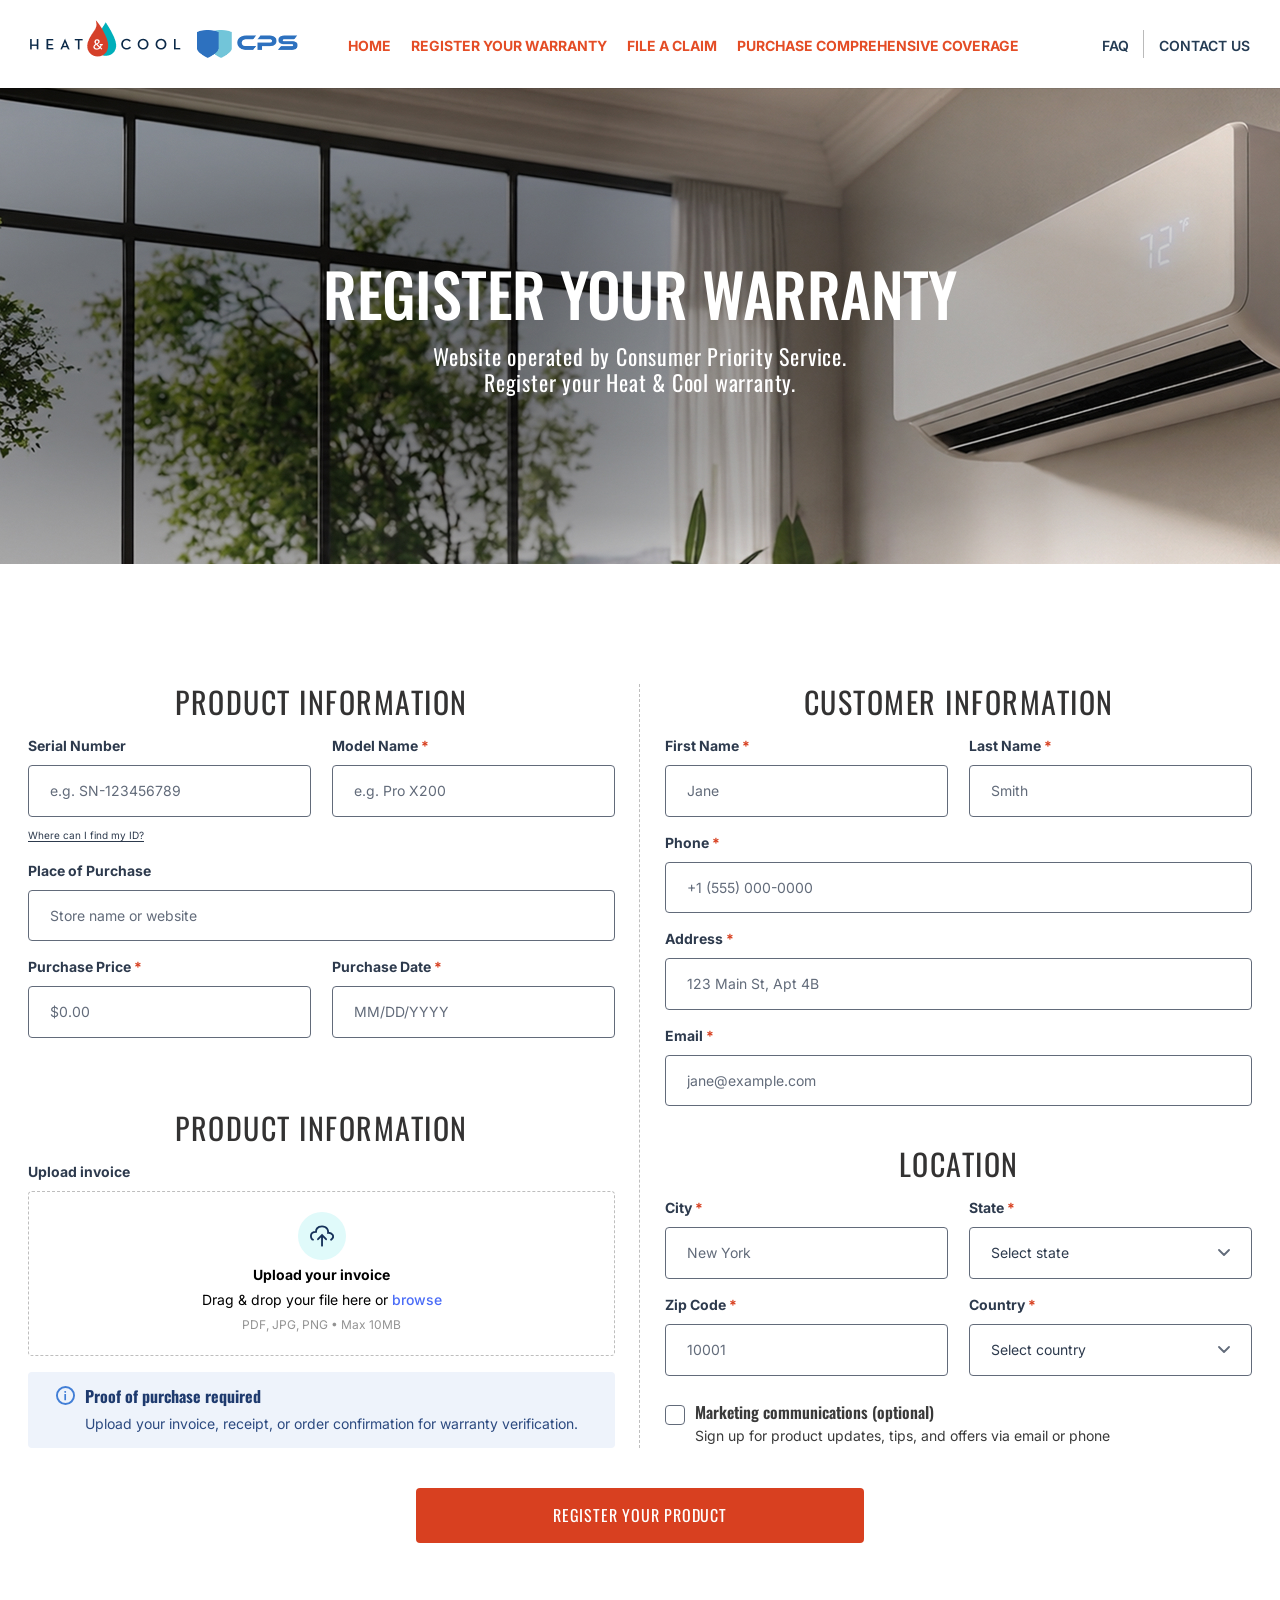
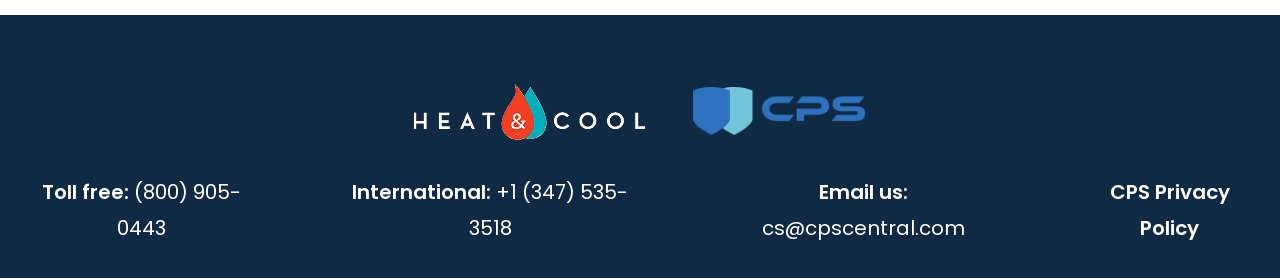
<file: register-your-warranty.html>
<!doctype html>
<html lang="en">
	<head>
		<meta charset="UTF-8" />
		<meta name="viewport" content="width=device-width, initial-scale=1.0" />
		<meta
			name="description"
			content="CPS extended warranty coverage for Heat &amp; Cool products, including claims, registration, and support."
		/>
		<title>Heat &amp; Cool | CPS Extended Warranty</title>
		<link rel="preconnect" href="https://fonts.googleapis.com" />
		<link rel="preconnect" href="https://fonts.gstatic.com" crossorigin />
		<link
			href="https://fonts.googleapis.com/css2?family=Oswald:wght@400;500;600;700&display=swap"
			rel="stylesheet"
		/>
		<link
			href="https://fonts.googleapis.com/css2?family=Inter:wght@400;500;600;700&display=swap"
			rel="stylesheet"
		/>
		<link
			href="https://fonts.googleapis.com/css2?family=Poppins:wght@400;500;600;700&display=swap"
			rel="stylesheet"
		/>
		<link
			href="assets/css/style.css"
			rel="stylesheet"
		/>

	</head>
	<body>
		<header class="site-header">
			<div class="header-container header-inner">
				<div class="header-logos">
					<a href="index.html"><img
						src="assets/images/header_logo.png"
						alt="Heat &amp; Cool"
						class="logo-heat"
					/></a>
					<a href="index.html"><img src="assets/images/cps_logo.png" alt="CPS" class="logo-cps" /></a>
				</div>

				<nav class="nav-desktop" aria-label="Main navigation">
					<ul class="nav-primary">
						<li><a href="index.html" aria-current="page">Home</a></li>
						<li><a href="register-your-warranty.html">Register Your Warranty</a></li>
						<li><a href="#">File a Claim</a></li>
						<li><a href="#">Purchase Comprehensive Coverage</a></li>
					</ul>
				</nav>

				<nav class="nav-desktop_2">
					<ul class="nav-secondary">
						<li><a href="faq.html">FAQ</a></li>
						<li><a href="#">Contact Us</a></li>
					</ul>
				</nav>

				<button
					type="button"
					class="nav-toggle"
					aria-expanded="false"
					aria-controls="mobile-nav"
					aria-label="Open menu"
				>
					<span class="nav-toggle-bar"></span>
					<span class="nav-toggle-bar"></span>
					<span class="nav-toggle-bar"></span>
				</button>
			</div>

			<nav
				id="mobile-nav"
				class="nav-mobile"
				aria-label="Mobile navigation"
				hidden
			>
				<div class="header-container">
					<ul>
						<li><a href="index.html" aria-current="page">Home</a></li>
						<li><a href="register-your-warranty.html">Register Your Warranty</a></li>
						<li><a href="#">File a Claim</a></li>
						<li><a href="#">Purchase Comprehensive Coverage</a></li>
						<li><a href="faq.html">FAQ</a></li>
						<li><a href="#">Contact Us</a></li>
					</ul>
				</div>
			</nav>
		</header>
		<main class="page-register">
      <section class="hero hero--medium">
				<picture class="hero-bg">
					<source media="(max-width: 767px)" srcset="assets/images/register/register-hero-mobile.jpg" />
					<img
						class="hero-bg__image"
						src="assets/images/register/register-hero.jpg"
						alt="House with outdoor air conditioning unit"
					/>
				</picture>
				<div class="hero-overlay"></div>
				<div class="container hero-content">
					<h1 class="hero-title">
						REGISTER <br> YOUR Warranty
					</h1>
          <div class="hero-description">
            <p>Website operated by Consumer Priority Service. Register your Heat & Cool warranty.</p>
          </div>
				</div>
			</section>
			<section class="register-warranty">
				<div class="container">
					<form class="warranty-form" action="/" method="post">
						<div class="warranty-form__grid">
							<div class="warranty-form__col">
								<div class="form-section form-section--product">
									<span class="form-step-label hidden-desktop">Step 1 of 4</span>
									<fieldset class="">
										<legend class="form-section__title">Product Information</legend>
										<div class="form-stack">
											<div class="form-row">
												<div class="form-field">
													<label for="serial-number">Serial Number</label>
														<input id="serial-number" name="serialNumber" type="text" placeholder="e.g. SN-123456789" autocomplete="off" />
													<p class="field-help">Where can I find my ID?</p>
												</div>
												<div class="form-field">
													<label for="model-name">Model Name <span class="required-star">*</span></label>
														<input id="model-name" name="modelName" type="text" placeholder="e.g. Pro X200" autocomplete="off" required />
												</div>
											</div>
											<div class="form-field">
												<label for="purchase-place">Place of Purchase</label>
													<input id="purchase-place" name="purchasePlace" type="text" placeholder="Store name or website" autocomplete="off" />
											</div>
											<div class="form-row">
												<div class="form-field">
													<label for="purchase-price">Purchase Price <span class="required-star">*</span></label>
														<input id="purchase-price" name="purchasePrice" type="text" inputmode="decimal" placeholder="$0.00" autocomplete="off" required />
												</div>
												<div class="form-field">
													<label for="purchase-date">Purchase Date <span class="required-star">*</span></label>
														<input id="purchase-date" name="purchaseDate" type="text" inputmode="numeric" pattern="[0-9]*" placeholder="MM/DD/YYYY" autocomplete="off" required />
												</div>
											</div>
										</div>
									</fieldset>
								</div>

								<div class="form-section form-section--product-secondary">
									<span class="form-step-label hidden-desktop">Step 2 of 4</span>
									<fieldset class="">
										<legend class="form-section__title">Product Information</legend>
										<div class="form-stack">
											<div class="form-field">
												<label for="upload-invoice">Upload invoice</label>
												<div class="file-dropzone" data-file-dropzone>
													<input id="upload-invoice" name="invoice" type="file" accept=".pdf,.jpg,.jpeg,.png" hidden />
													<button type="button" class="file-dropzone__target" data-dropzone-target aria-controls="upload-invoice">
														<span class="file-dropzone__icon" aria-hidden="true">
															<svg xmlns="http://www.w3.org/2000/svg" width="26" height="23" viewBox="0 0 26 23" fill="none">
																<path d="M13.0334 22V10.5M17.3834 15L13.0334 10.5L8.68335 15" stroke="#16325A" stroke-width="2" stroke-linecap="round"/>
																<path d="M3.24584 15.5C1.07061 15.5 -1.64812 7 6.50837 7C6.50834 5 7.37819 1 13.0333 1C18.6883 1 19.9209 5.66667 19.5584 8C23.3646 7.5 27.7147 12 22.8209 15.5" stroke="#16325A" stroke-width="2" stroke-linecap="round"/>
															</svg>
														</span>
														<span class="file-dropzone__title">Upload your invoice</span>
														<span class="file-dropzone__text">Drag &amp; drop your file here or <span class="file-dropzone__browse">browse</span></span>
														<span class="file-dropzone__meta">PDF, JPG, PNG • Max 10MB</span>
													</button>
													<div class="file-dropzone__selected" data-dropzone-selected hidden>
														<div class="file-dropzone__file">
															<span class="file-dropzone__file-icon" aria-hidden="true">
																<svg viewBox="0 0 24 24" fill="none" focusable="false" aria-hidden="true">
																	<path d="M7 2.75h6l4 4v14.5a1.75 1.75 0 0 1-1.75 1.75h-8.5A1.75 1.75 0 0 1 5 21.25V4.5A1.75 1.75 0 0 1 6.75 2.75Z" stroke="currentColor" stroke-width="1.6" stroke-linejoin="round" />
																	<path d="M13 2.75V7h4" stroke="currentColor" stroke-width="1.6" stroke-linecap="round" stroke-linejoin="round" />
																</svg>
															</span>
															<span class="file-dropzone__file-info">
																<span class="file-dropzone__file-name" data-dropzone-file-name>invoice_2451.pdf</span>
																<span class="file-dropzone__file-size" data-dropzone-file-size>1.2 MB</span>
															</span>
														</div>
														<div class="file-dropzone__actions">
															<span class="file-dropzone__check" aria-hidden="true">
																<svg viewBox="0 0 24 24" fill="none" focusable="false" aria-hidden="true">
																	<circle cx="12" cy="12" r="8.25" stroke="currentColor" stroke-width="1.5" />
																	<path d="m8.6 12.3 2.3 2.3 4.5-4.6" stroke="currentColor" stroke-width="1.9" stroke-linecap="round" stroke-linejoin="round" />
																</svg>
															</span>
															<button type="button" class="file-dropzone__replace" data-dropzone-replace>Replace</button>
															<button type="button" class="file-dropzone__remove" data-dropzone-remove aria-label="Remove uploaded invoice">
																<svg viewBox="0 0 24 24" fill="none" focusable="false" aria-hidden="true">
																	<path d="M3.75 6.75h16.5" stroke="currentColor" stroke-width="1.7" stroke-linecap="round" />
																	<path d="M9.25 2.75h5.5" stroke="currentColor" stroke-width="1.7" stroke-linecap="round" />
																	<path d="M7.25 6.75v12a2 2 0 0 0 2 2h5.5a2 2 0 0 0 2-2v-12" stroke="currentColor" stroke-width="1.7" />
																	<path d="M10 10.25v6.5M14 10.25v6.5" stroke="currentColor" stroke-width="1.7" stroke-linecap="round" />
																</svg>
															</button>
														</div>
													</div>
														<p class="file-dropzone__error" data-dropzone-error aria-live="polite" hidden></p>
												</div>
											</div>
											<div class="info-box">
												<span class="info-box__icon" aria-hidden="true">
													<svg xmlns="http://www.w3.org/2000/svg" width="19" height="19" viewBox="0 0 19 19" fill="none">
														<circle cx="9.5" cy="9.5" r="8.55" stroke="#417ED6" stroke-width="1.9"/>
														<path d="M8.36262 14.2497V7.89143H10.0364V14.2497H8.36262ZM9.20411 6.88348C8.93902 6.88348 8.71093 6.79563 8.51982 6.61994C8.32871 6.44116 8.23315 6.22693 8.23315 5.97726C8.23315 5.7245 8.32871 5.51027 8.51982 5.33457C8.71093 5.1558 8.93902 5.06641 9.20411 5.06641C9.47228 5.06641 9.70038 5.1558 9.8884 5.33457C10.0795 5.51027 10.1751 5.7245 10.1751 5.97726C10.1751 6.22693 10.0795 6.44116 9.8884 6.61994C9.70038 6.79563 9.47228 6.88348 9.20411 6.88348Z" fill="#417ED6"/>
													</svg>
												</span>
												<div>
													<p class="info-box__title">Proof of purchase required</p>
													<p class="info-box__text">Upload your invoice, receipt, or order confirmation for warranty verification.</p>
												</div>
											</div>
										</div>
									</fieldset>
								</div>
							</div>

							<div class="warranty-form__col">
								<div class="form-section form-section--customer">
									<span class="form-step-label hidden-desktop">Step 3 of 4</span>
									<fieldset class="">
										<legend class="form-section__title">Customer Information</legend>
										<div class="form-stack">
											<div class="form-row">
												<div class="form-field">
													<label for="first-name">First Name <span class="required-star">*</span></label>
														<input id="first-name" name="firstName" type="text" placeholder="Jane" autocomplete="given-name" required />
												</div>
												<div class="form-field">
													<label for="last-name">Last Name <span class="required-star">*</span></label>
														<input id="last-name" name="lastName" type="text" placeholder="Smith" autocomplete="family-name" required />
												</div>
											</div>
											<div class="form-field">
												<label for="phone">Phone <span class="required-star">*</span></label>
													<input id="phone" name="phone" type="tel" placeholder="+1 (555) 000-0000" autocomplete="tel" required />
											</div>
											<div class="form-field">
												<label for="address">Address <span class="required-star">*</span></label>
													<input id="address" name="address" type="text" placeholder="123 Main St, Apt 4B" autocomplete="street-address" required />
											</div>
											<div class="form-field">
												<label for="email">Email <span class="required-star">*</span></label>
													<input id="email" name="email" type="email" placeholder="jane@example.com" autocomplete="email" required />
											</div>
										</div>
									</fieldset>
								</div>

								<div class="form-section form-section--location">
									<span class="form-step-label hidden-desktop">Step 4 of 4</span>
									<fieldset>
										<legend class="form-section__title">Location</legend>
										<div class="form-stack">
											<div class="form-row">
												<div class="form-field">
													<label for="city">City <span class="required-star">*</span></label>
														<input id="city" name="city" type="text" placeholder="New York" autocomplete="address-level2" required />
												</div>
												<div class="form-field">
													<label for="state">State <span class="required-star">*</span></label>
														<select id="state" name="state" autocomplete="address-level1" required>
														<option value="none" disabled selected>Select state</option>
														<option value="AL">Alabama</option>
														<option value="AK">Alaska</option>
														<option value="AZ">Arizona</option>
														<option value="AR">Arkansas</option>
														<option value="CA">California</option>
														<option value="CO">Colorado</option>
														<option value="CT">Connecticut</option>
														<option value="DE">Delaware</option>
														<option value="DC">District Of Columbia</option>
														<option value="FL">Florida</option>
														<option value="GA">Georgia</option>
														<option value="HI">Hawaii</option>
														<option value="ID">Idaho</option>
														<option value="IL">Illinois</option>
														<option value="IN">Indiana</option>
														<option value="IA">Iowa</option>
														<option value="KS">Kansas</option>
														<option value="KY">Kentucky</option>
														<option value="LA">Louisiana</option>
														<option value="ME">Maine</option>
														<option value="MD">Maryland</option>
														<option value="MA">Massachusetts</option>
														<option value="MI">Michigan</option>
														<option value="MN">Minnesota</option>
														<option value="MS">Mississippi</option>
														<option value="MO">Missouri</option>
														<option value="MT">Montana</option>
														<option value="NE">Nebraska</option>
														<option value="NV">Nevada</option>
														<option value="NH">New Hampshire</option>
														<option value="NJ">New Jersey</option>
														<option value="NM">New Mexico</option>
														<option value="NY">New York</option>
														<option value="NC">North Carolina</option>
														<option value="ND">North Dakota</option>
														<option value="OH">Ohio</option>
														<option value="OK">Oklahoma</option>
														<option value="OR">Oregon</option>
														<option value="PA">Pennsylvania</option>
														<option value="RI">Rhode Island</option>
														<option value="SC">South Carolina</option>
														<option value="SD">South Dakota</option>
														<option value="TN">Tennessee</option>
														<option value="TX">Texas</option>
														<option value="UT">Utah</option>
														<option value="VT">Vermont</option>
														<option value="VA">Virginia</option>
														<option value="WA">Washington</option>
														<option value="WV">West Virginia</option>
														<option value="WI">Wisconsin</option>
														<option value="WY">Wyoming</option>
													</select>
												</div>
											</div>
											<div class="form-row">
												<div class="form-field">
													<label for="zip-code">Zip Code <span class="required-star">*</span></label>
														<input id="zip-code" name="zipCode" type="text" placeholder="10001" autocomplete="postal-code" required />
												</div>
												<div class="form-field">
													<label for="country">Country <span class="required-star">*</span></label>
														<select id="country" name="country" autocomplete="country-name" required>
														<option value="" selected disabled>Select country</option>
														<option value="us">United States</option>
														<option value="ca">Canada</option>
														<option value="mx">Mexico</option>
													</select>
												</div>
											</div>
											<div class="marketing-optin">
												<input id="marketing-optin" name="marketingOptIn" type="checkbox" />
												<label for="marketing-optin">
													<span class="marketing-optin__title">Marketing communications (optional)</span>
													<span class="marketing-optin__text">Sign up for product updates, tips, and offers via email or phone</span>
												</label>
											</div>
										</div>
									</fieldset>
								</div>
							</div>
						</div>

						<div class="warranty-form__actions">
							<button type="submit" class="btn btn-primary warranty-submit">Register Your Product</button>
						</div>
					</form>

					<div class="accepted-form-data"></div>
				</div>
			</section>
		</main>
		<footer class="site-footer">
			<div class="header-container footer-inner">
				<div class="footer-logos">
					<img
						src="assets/images/footer_logo.png"
						alt="Heat &amp; Cool and CPS"
						class="footer-logo"
					/>
					<img
						src="assets/images/cps_logo.png"
						alt="CPS"
						class="footer-logo-cps"
					/>
				</div>
				<div class="footer-container footer-contact">
					<div class="footer-contact-inner">
						<p>
							Toll free:
							<a href="tel:8009050443">(800) 905-0443</a>
						</p>

						<p>
							International:
							<a href="tel:+13475353518">+1 (347) 535-3518</a>
						</p>

						<p>
							Email us:
							<a href="mailto:cs@cpscentral.com">cs@cpscentral.com</a>
						</p>

						<p><a class="font-bold" href="#">CPS Privacy Policy</a></p>
					</div>
				</div>
			</div>
		</footer>

		<script src="assets/js/script.js"></script>
		<script src="assets/js/input-masks.js"></script>
		<script src="assets/js/form-validation.js"></script>
		<script src="assets/js/formdata-test.js"></script>
	</body>
</html>
</file>
<file: assets/css/style.css>
@import 'foundation/reset.css';
@import 'foundation/variables.css';
@import 'foundation/base.css';
@import 'foundation/layout.css';
@import 'foundation/utilities.css';
@import 'ui/typography.css';
@import 'ui/buttons.css';
@import 'ui/forms.css';
@import 'components/header.css';
@import 'components/footer.css';
@import 'sections/hero-banner.css';
@import 'sections/features-bar.css';
@import 'sections/faq.css';
@import 'pages/home.css';
@import 'pages/faq.css';
@import 'pages/register.css';
</file>
